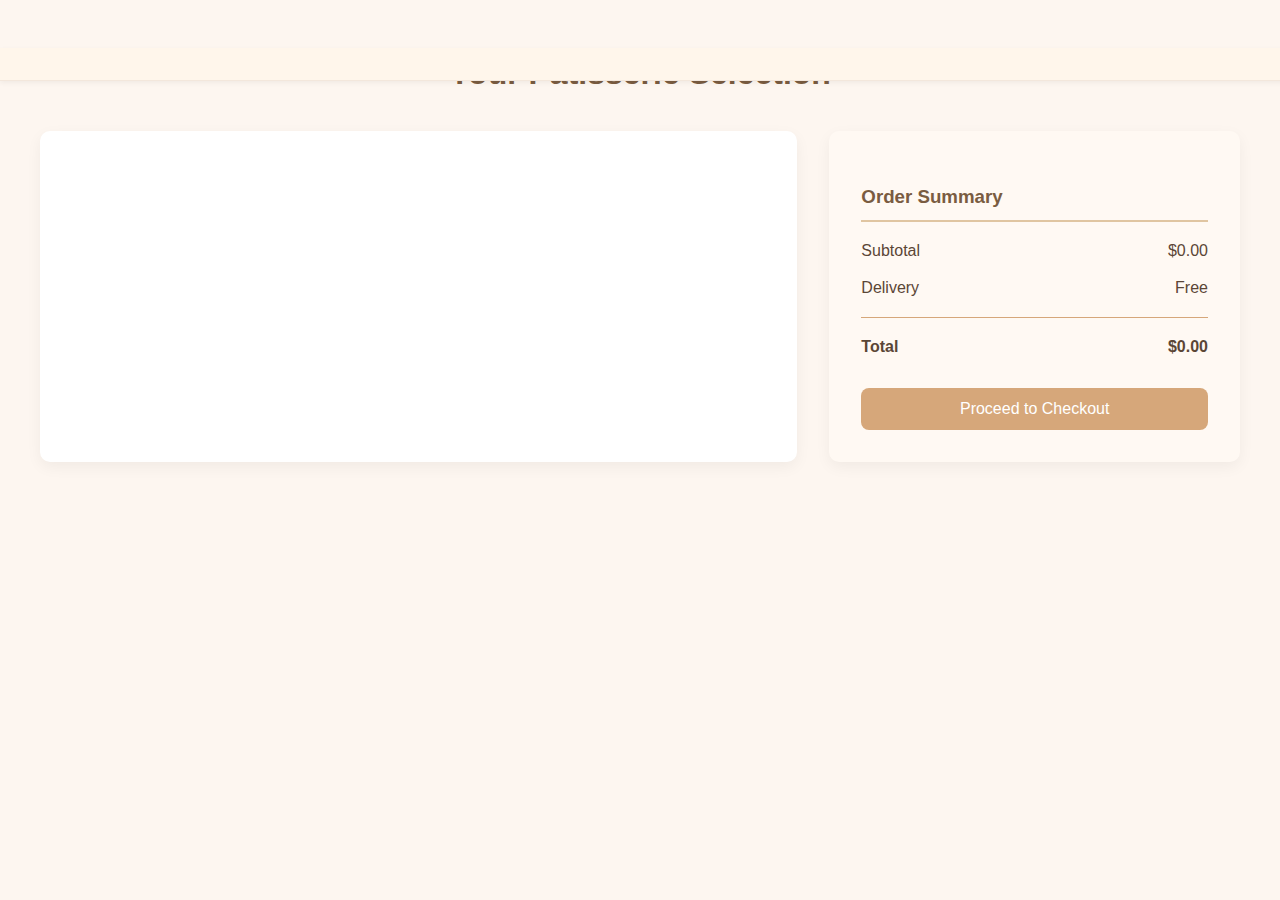
<file: cart.html>
<!-- Replace the cart-container section with this -->
<!DOCTYPE html>
<html lang="en">
<head>
    <meta charset="UTF-8">
    <meta name="viewport" content="width=device-width, initial-scale=1.0">
    <title>Your Cart | Lumière</title>
    <!-- Include your existing CSS files -->
    <link rel="stylesheet" href="css/style.css">
    <link rel="stylesheet" href="css/cart.css">
</head>
<body>
    <!-- Same navbar as other pages -->
    <nav class="navbar">
        <!-- Your existing navbar content -->
        <div class="cart-icon-container">
            <a href="cart.html" class="cart-link">
                <i class="fas fa-shopping-bag"></i>
                <span class="cart-count">0</span>
            </a>
        </div>
    </nav>

    <main class="cart-page">
        <h1>Your Patisserie Selection</h1>
        
        <div class="cart-container">
            <div class="cart-items" id="cartPageItems">
                <!-- Cart items will be populated by JavaScript -->
            </div>
            
            <div class="cart-summary">
                <h3>Order Summary</h3>
                <div class="summary-row">
                    <span>Subtotal</span>
                    <span id="subtotal">$0.00</span>
                </div>
                <div class="summary-row">
                    <span>Delivery</span>
                    <span>Free</span>
                </div>
                <div class="summary-row total">
                    <span>Total</span>
                    <span id="total">$0.00</span>
                </div>
                <button class="checkout-btn">Proceed to Checkout</button>
            </div>
        </div>
    </main>

    <script src="js/cart.js"></script>
</body>
</html>
</file>
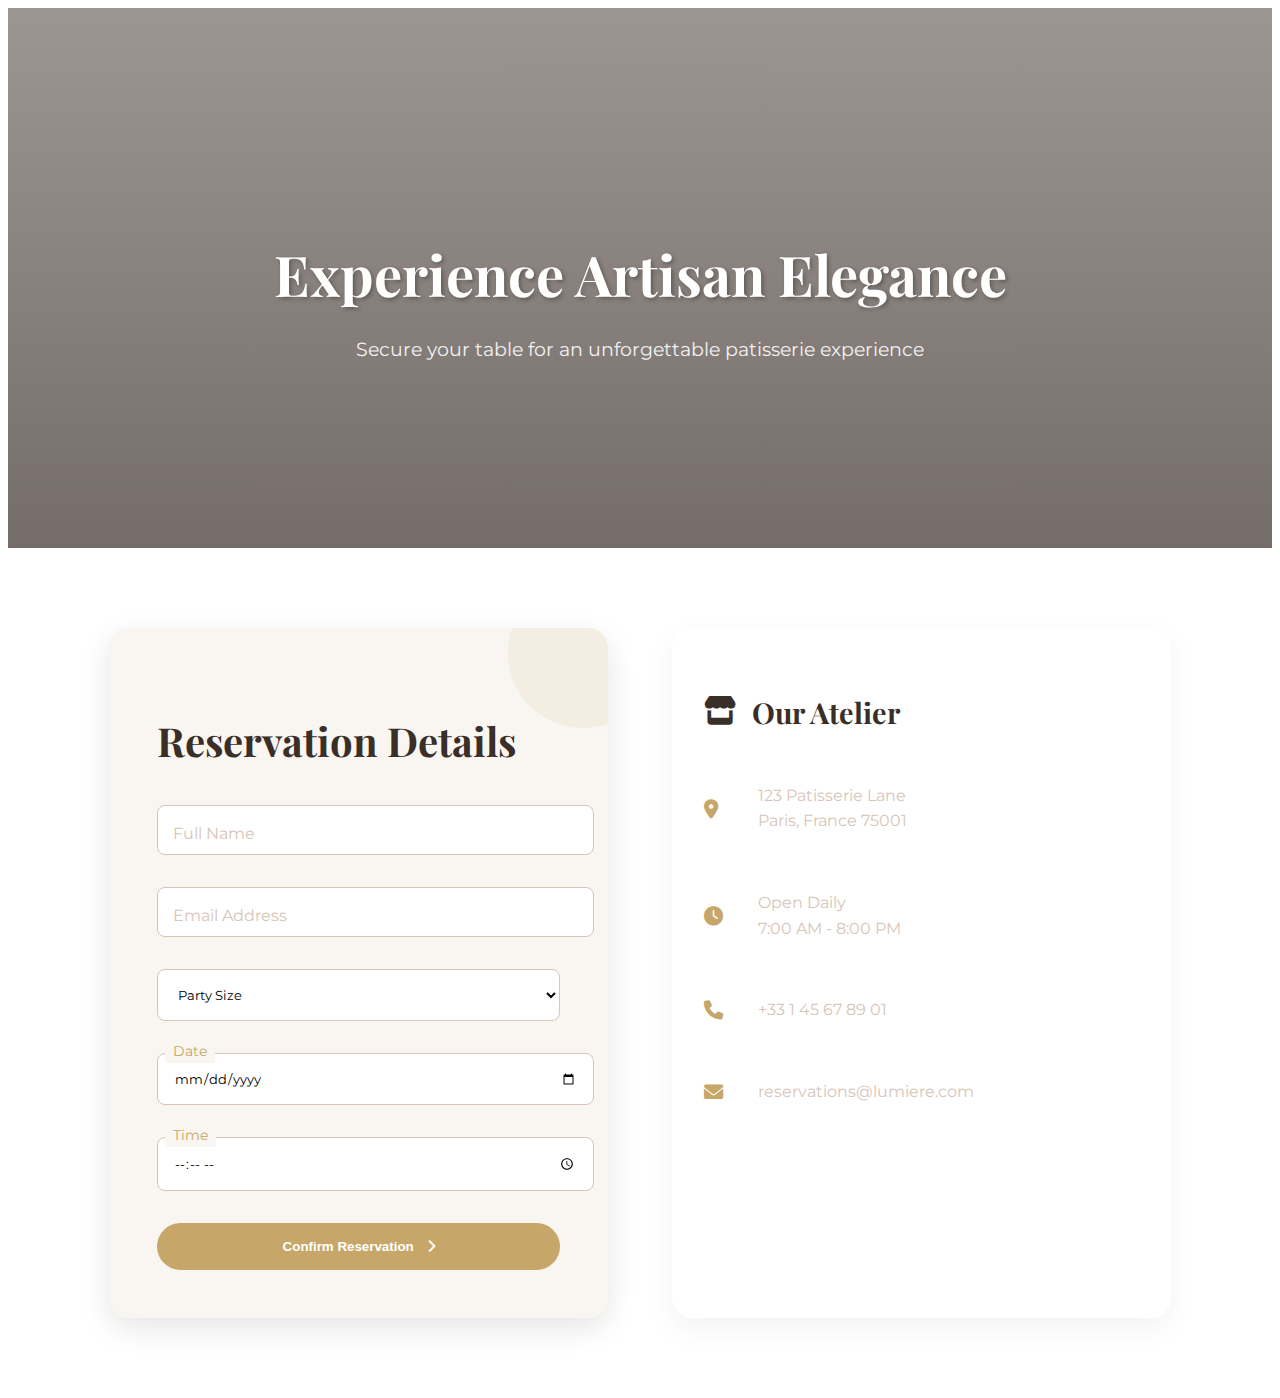
<file: reservation.html>
<!DOCTYPE html>
<html lang="en">
<head>
    <meta charset="UTF-8">
    <meta name="viewport" content="width=device-width, initial-scale=1.0">
    <title>Lumière - Reservations</title>
    <link rel="stylesheet" href="css/reservation.css">
    <link rel="stylesheet" href="https://fonts.googleapis.com/css2?family=Playfair+Display:wght@400;700&family=Montserrat:wght@300;400;600&display=swap">
    <link rel="stylesheet" href="https://cdnjs.cloudflare.com/ajax/libs/font-awesome/6.0.0/css/all.min.css">
</head>
<body>
    <!-- Hero Section -->
    <section class="reservation-hero">
        <div class="hero-content">
            <h1>Experience Artisan Elegance</h1>
            <p>Secure your table for an unforgettable patisserie experience</p>
        </div>
    </section>

    <!-- Reservation Form -->
    <div class="reservation-container">
        <form class="reservation-form">
            <h2 class="form-title">Reservation Details</h2>
            
            <div class="form-group">
                <input type="text" class="form-input" placeholder=" " required>
                <label class="form-label">Full Name</label>
            </div>

            <div class="form-group">
                <input type="email" class="form-input" placeholder=" " required>
                <label class="form-label">Email Address</label>
            </div>

            <div class="form-group">
                <select class="form-input" required>
                    <option value="">Party Size</option>
                    <option>1-2 Guests</option>
                    <option>3-4 Guests</option>
                    <option>5-6 Guests</option>
                    <option>Private Event</option>
                </select>
            </div>

            <div class="form-group">
                <input type="date" class="form-input" placeholder=" " required>
                <label class="form-label">Date</label>
            </div>

            <div class="form-group">
                <input type="time" class="form-input" placeholder=" " required>
                <label class="form-label">Time</label>
            </div>

            <button type="submit" class="submit-btn">
                Confirm Reservation
                <i class="fas fa-chevron-right"></i>
            </button>
        </form>

        <!-- Venue Details -->
        <div class="venue-details decorative-border">
            <h3 class="details-title">
                <i class="fas fa-store"></i>
                Our Atelier
            </h3>
            <div class="detail-item">
                <i class="fas fa-map-marker-alt"></i>
                <p>123 Patisserie Lane<br>Paris, France 75001</p>
            </div>
            <div class="detail-item">
                <i class="fas fa-clock"></i>
                <p>Open Daily<br>7:00 AM - 8:00 PM</p>
            </div>
            <div class="detail-item">
                <i class="fas fa-phone"></i>
                <p>+33 1 45 67 89 01</p>
            </div>
            <div class="detail-item">
                <i class="fas fa-envelope"></i>
                <p>reservations@lumiere.com</p>
            </div>
        </div>
    </div>
</body>
</html>
</file>
<file: css/style.css>
/* Modern Elegance */
:root {
    --cream: #F9F5F0;
    --taupe: #D8C4B8;
    --rose: #E8B4B8;
    --chocolate: #3A2E28;
    --gold: #C6A769;
    --spacing: 12px;
}

body {
    margin: 0;
    font-family: 'Montserrat', sans-serif;
    color: var(--chocolate);
    background: var(--cream);
    line-height: 1.6;
}

/* Luxe Navbar */
.navbar {
    display: flex;
    justify-content: space-between;
    align-items: center;
    padding: 24px 8%;
    position: fixed;
    width: 100%;
    background: rgba(249, 245, 240, 0.92);
    z-index: 1000;
    backdrop-filter: blur(8px);
    border-bottom: 1px solid rgba(216, 196, 184, 0.3);
}

.logo {
    font-family: 'Playfair Display', serif;
    font-size: 1.8rem;
    font-weight: 700;
    color: var(--chocolate);
    letter-spacing: 2px;
    text-decoration: none;
}

.nav-links {
    display: flex;
    gap: 40px;
}

/* ONLY fix the button visibility - no other changes */
.navbar {
    padding-right: 120px; /* Make space for the button */
}

.reservation-btn {
    position: absolute;
    right: 5%; /* Match navbar padding */
    top: 50%;
    transform: translateY(-50%);
    margin-left: 0;
}

.nav-links a {
    color: var(--chocolate);
    text-decoration: none;
    font-weight: 400;
    letter-spacing: 1px;
    position: relative;
    transition: all 0.3s ease;
}

.nav-links a:hover {
    color: var(--gold);
}

.nav-links a::after {
    content: '';
    position: absolute;
    width: 0;
    height: 1px;
    bottom: -4px;
    left: 0;
    background: var(--gold);
    transition: width 0.3s;
}

.nav-links a:hover::after {
    width: 100%;
}




/* 2. Centered button styles */
.absolute-center-container {
    width: 100%;
    display: flex;
    justify-content: center;
    align-items: center;
    margin: 40px 0;
    padding: 0 8%;
}

.centered-reservation-btn {
    background: var(--gold);
    color: white;
    border: none;
    padding: 14px 35px;
    border-radius: 30px;
    font: 600 1.1rem 'Montserrat', sans-serif;
    cursor: pointer;
    transition: all 0.3s ease;
    white-space: nowrap;
}

.centered-reservation-btn:hover {
    background: var(--chocolate);
    transform: translateY(-3px);
    box-shadow: 0 5px 20px rgba(198,167,105,0.3);
}
/* Shift button slightly left */
.centered-reservation-btn {
    margin-left: -30px; /* Adjust this value as needed */
    transform: translateX(-30px) translateY(0); /* Backup method */
}

/* If using flex container */
.absolute-center-container {
    justify-content: center;
    padding-left: 40px; /* Compensate container padding */
}
.centered-reservation-btn {
    margin-left: -25px !important;
}


/* Add above collection section */
.collection {
    position: relative;
    padding-top: 80px; /* Make space for button */
}


/* Dreamy Hero Section */
.hero {
    height: 100vh;
    position: relative;
    overflow: hidden;
    display: flex;
    align-items: center;
    justify-content: center;
    text-align: center;
}

.hero::before {
    content: '';
    position: absolute;
    top: 0;
    left: 0;
    width: 100%;
    height: 100%;
    background: linear-gradient(to bottom, rgba(0,0,0,0.1), rgba(0,0,0,0.3));
    z-index: 1;
}

.hero-bg {
    position: absolute;
    top: 0;
    left: 0;
    width: 100%;
    height: 100%;
    object-fit: cover;
    z-index: -1;
    filter: brightness(0.9);
}

.hero-content {
    max-width: 800px;
    padding: 0 40px;
    z-index: 2;
}

.hero h1 {
    font-family: 'Playfair Display', serif;
    font-size: 4.5rem;
    color: white;
    margin-bottom: 24px;
    text-shadow: 2px 2px 8px rgba(0,0,0,0.2);
    letter-spacing: 2px;
    line-height: 1.2;
}

.hero p {
    color: white;
    font-size: 1.2rem;
    margin-bottom: 40px;
    max-width: 600px;
    margin-left: auto;
    margin-right: auto;
}

.hero-btn {
    background: var(--gold);
    color: white;
    border: none;
    padding: 16px 40px;
    border-radius: 30px;
    font-size: 1rem;
    letter-spacing: 1px;
    cursor: pointer;
    transition: all 0.3s ease;
    box-shadow: 0 4px 15px rgba(198, 167, 105, 0.3);
}

.hero-btn:hover {
    background: white;
    color: var(--chocolate);
    transform: translateY(-3px);
    box-shadow: 0 6px 20px rgba(198, 167, 105, 0.4);
}

/* Signature Collection */
.collection {
    padding: 120px 8%;
    background: white;
}

.section-header {
    text-align: center;
    margin-bottom: 60px;
}

.section-title {
    font-family: 'Playfair Display', serif;
    font-size: 2.5rem;
    color: var(--chocolate);
    margin-bottom: 16px;
    position: relative;
    display: inline-block;
}

.section-title::after {
    content: '';
    position: absolute;
    width: 50%;
    height: 2px;
    bottom: -8px;
    left: 25%;
    background: var(--gold);
}

.section-subtitle {
    color: var(--taupe);
    font-size: 1rem;
    letter-spacing: 4px;
    text-transform: uppercase;
}

.pastry-grid {
    display: grid;
    grid-template-columns: repeat(auto-fit, minmax(300px, 1fr));
    gap: 40px;
}

.pastry-card {
    background: white;
    border-radius: 8px;
    overflow: hidden;
    box-shadow: 0 5px 25px rgba(0,0,0,0.05);
    transition: all 0.4s ease;
    position: relative;
}

.pastry-card:hover {
    transform: translateY(-10px);
    box-shadow: 0 15px 35px rgba(0,0,0,0.1);
}

.pastry-img {
    width: 100%;
    height: 300px;
    object-fit: cover;
    transition: transform 0.5s ease;
}

.pastry-card:hover .pastry-img {
    transform: scale(1.03);
}

.pastry-content {
    padding: 28px;
    text-align: center;
}

.pastry-title {
    font-family: 'Playfair Display', serif;
    font-size: 1.5rem;
    color: var(--chocolate);
    margin-bottom: 12px;
}

.pastry-desc {
    color: var(--taupe);
    margin-bottom: 20px;
    font-size: 0.95rem;
}

.pastry-price {
    font-family: 'Playfair Display', serif;
    font-size: 1.3rem;
    color: var(--gold);
    font-weight: 700;
}

/* About Section */
.about {
    padding: 120px 8%;
    background: var(--cream);
    display: flex;
    align-items: center;
    gap: 60px;
}

.about-img {
    flex: 1;
    border-radius: 8px;
    overflow: hidden;
    box-shadow: 0 15px 40px rgba(0,0,0,0.1);
}

.about-img img {
    width: 100%;
    height: auto;
    display: block;
    transition: transform 0.5s ease;
}

.about-img:hover img {
    transform: scale(1.05);
}

.about-content {
    flex: 1;
}

.about-title {
    font-family: 'Playfair Display', serif;
    font-size: 2.2rem;
    color: var(--chocolate);
    margin-bottom: 24px;
}

.about-text {
    color: var(--chocolate);
    margin-bottom: 32px;
    line-height: 1.8;
}

/* Footer */
footer {
    background: var(--chocolate);
    color: var(--cream);
    padding: 80px 8% 40px;
    text-align: center;
}

.footer-logo {
    font-family: 'Playfair Display', serif;
    font-size: 2rem;
    margin-bottom: 24px;
    display: inline-block;
    color: var(--cream);
}

.footer-links {
    display: flex;
    justify-content: center;
    gap: 40px;
    margin-bottom: 40px;
}

.footer-links a {
    color: var(--taupe);
    text-decoration: none;
    transition: color 0.3s ease;
}

.footer-links a:hover {
    color: var(--gold);
}

.social-links {
    display: flex;
    justify-content: center;
    gap: 24px;
    margin-bottom: 40px;
}

.social-links a {
    color: var(--taupe);
    font-size: 1.2rem;
    transition: color 0.3s ease;
}

.social-links a:hover {
    color: var(--gold);
}

.copyright {
    color: var(--taupe);
    font-size: 0.9rem;
    margin-top: 40px;
}

/* Responsive */
@media (max-width: 1024px) {
    .about {
        flex-direction: column;
    }
    
    .hero h1 {
        font-size: 3.5rem;
    }
}

@media (max-width: 768px) {
    .navbar {
        flex-direction: column;
        padding: 20px;
        gap: 20px;
    }
    
    .nav-links {
        gap: 24px;
    }
    
    .hero h1 {
        font-size: 2.8rem;
    }
    
    .section-title {
        font-size: 2rem;
    }
}
/* Careers Section */
.careers-hero {
    background: url('https://images.unsplash.com/photo-1608198093002-ad4e005484ec') center/cover;
    height: 50vh;
    display: flex;
    align-items: center;
    justify-content: center;
    text-align: center;
    color: white;
    padding: 0 8%;
}

.jobs-section {
    padding: 80px 8%;
    display: grid;
    gap: 30px;
}

.job-card {
    background: white;
    padding: 30px;
    border-radius: 8px;
    box-shadow: 0 5px 15px rgba(0,0,0,0.1);
}

.apply-btn {
    background: var(--gold);
    color: white;
    border: none;
    padding: 12px 24px;
    border-radius: 4px;
    cursor: pointer;
}
/* Add to Cart Button */
.add-to-cart {
    background: var(--gold);
    color: white;
    border: none;
    padding: 10px 20px;
    border-radius: 30px;
    cursor: pointer;
    transition: all 0.3s ease;
    display: flex;
    align-items: center;
    gap: 8px;
    overflow: hidden;
}

.add-to-cart:hover {
    background: var(--chocolate);
}

.add-text, .added-text {
    transition: all 0.3s ease;
}

.added-text i {
    margin-right: 5px;
}

/* Cart Item Styling */
.cart-item {
    display: flex;
    gap: 15px;
    padding: 15px 0;
    border-bottom: 1px solid rgba(216, 196, 184, 0.3);
}

.cart-item-img {
    width: 70px;
    height: 70px;
    object-fit: cover;
    border-radius: 4px;
}

.item-meta {
    display: flex;
    align-items: center;
    gap: 10px;
    margin-top: 10px;
}

.item-price {
    color: var(--gold);
    font-weight: 600;
}

.item-quantity {
    color: var(--taupe);
    font-size: 0.9rem;
}

.item-total {
    margin-left: auto;
    font-weight: 600;
}
</file>
<file: css/cart.css>
/* cart.css */
body {
    background-color: #fdf6f0;
    font-family: 'Segoe UI', Tahoma, Geneva, Verdana, sans-serif;
    color: #5b4636;
    margin: 0;
    padding: 0;
  }
  
  .navbar {
    background-color: #fff6eb;
    padding: 1rem 2rem;
    box-shadow: 0 2px 5px rgba(0, 0, 0, 0.05);
    display: flex;
    justify-content: flex-end;
    align-items: center;
  }
  
  .cart-icon-container {
    position: relative;
  }
  
  .cart-link {
    text-decoration: none;
    color: #5b4636;
    font-size: 1.2rem;
    position: relative;
  }
  
  .cart-count {
    background-color: #d6a77a;
    color: #fff;
    font-size: 0.8rem;
    border-radius: 50%;
    padding: 2px 6px;
    position: absolute;
    top: -10px;
    right: -10px;
  }
  
  .cart-page {
    max-width: 1200px;
    margin: 3rem auto;
    padding: 0 2rem;
  }
  
  .cart-page h1 {
    text-align: center;
    margin-bottom: 2rem;
    color: #7a5c41;
  }
  
  .cart-container {
    display: flex;
    flex-wrap: wrap;
    gap: 2rem;
    justify-content: center;
  }
  
  .cart-items {
    flex: 2;
    background-color: #fff;
    border-radius: 10px;
    padding: 2rem;
    box-shadow: 0 5px 15px rgba(0, 0, 0, 0.05);
    min-width: 300px;
  }
  
  .cart-summary {
    flex: 1;
    background-color: #fff9f3;
    border-radius: 10px;
    padding: 2rem;
    box-shadow: 0 5px 15px rgba(0, 0, 0, 0.05);
    min-width: 250px;
  }
  
  .cart-summary h3 {
    border-bottom: 2px solid #e0c5a1;
    padding-bottom: 0.5rem;
    margin-bottom: 1rem;
    color: #7a5c41;
  }
  
  .summary-row {
    display: flex;
    justify-content: space-between;
    margin: 0.75rem 0;
    font-size: 1rem;
    color: #5b4636;
  }
  
  .summary-row.total {
    font-weight: bold;
    border-top: 1px solid #d6a77a;
    padding-top: 1rem;
    margin-top: 1rem;
  }
  
  .checkout-btn {
    width: 100%;
    background-color: #d6a77a;
    color: #fff;
    padding: 0.75rem;
    font-size: 1rem;
    border: none;
    border-radius: 8px;
    margin-top: 1rem;
    cursor: pointer;
    transition: background-color 0.3s ease;
  }
  
  .checkout-btn:hover {
    background-color: #b88a62;
  }
  
  @media screen and (max-width: 768px) {
    .cart-container {
      flex-direction: column;
      align-items: center;
    }
  }
</file>
<file: css/reservation.css>
/* Base Styles */
:root {
    --gold: #C6A769;
    --cream: #F9F5F0;
    --taupe: #D8C4B8;
    --chocolate: #3A2E28;
}

body {
    font-family: 'Montserrat', sans-serif;
    color: var(--chocolate);
    background-color: white;
    line-height: 1.6;
}

/* Hero Section */
.reservation-hero {
    height: 60vh;
    background: linear-gradient(rgba(58, 46, 40, 0.5), rgba(58, 46, 40, 0.7)), 
                url('https://images.unsplash.com/photo-1555396273-367ea4eb4db5') center/cover;
    display: flex;
    align-items: center;
    justify-content: center;
    color: white;
    text-align: center;
    padding: 0 8%;
}

.reservation-hero h1 {
    font-family: 'Playfair Display', serif;
    font-size: 3.5rem;
    margin-bottom: 1rem;
    text-shadow: 2px 2px 4px rgba(0,0,0,0.3);
}

.reservation-hero p {
    font-size: 1.2rem;
    max-width: 600px;
    margin: 0 auto;
    opacity: 0.9;
}

/* Reservation Container */
.reservation-container {
    max-width: 1200px;
    margin: 5rem auto;
    padding: 0 8%;
    display: grid;
    grid-template-columns: 1fr 1fr;
    gap: 4rem;
}

/* Form Styles */
.reservation-form {
    background: var(--cream);
    padding: 3rem;
    border-radius: 20px;
    box-shadow: 0 10px 30px rgba(0,0,0,0.1);
    position: relative;
    overflow: hidden;
}

.reservation-form::before {
    content: '';
    position: absolute;
    top: -50px;
    right: -50px;
    width: 150px;
    height: 150px;
    background: var(--gold);
    border-radius: 50%;
    opacity: 0.1;
}

.form-title {
    font-family: 'Playfair Display', serif;
    font-size: 2.5rem;
    color: var(--chocolate);
    margin-bottom: 2rem;
    position: relative;
}

/* Form Elements */
.form-group {
    margin-bottom: 2rem;
    position: relative;
}

.form-input {
    width: 100%;
    padding: 1rem;
    border: 1px solid var(--taupe);
    border-radius: 8px;
    background: white;
    font-family: 'Montserrat', sans-serif;
    transition: all 0.3s ease;
}

.form-input:focus {
    outline: none;
    border-color: var(--gold);
    box-shadow: 0 0 0 3px rgba(198,167,105,0.2);
}

.form-label {
    position: absolute;
    left: 1rem;
    top: 1rem;
    color: var(--taupe);
    transition: all 0.3s ease;
    pointer-events: none;
}

.form-input:focus + .form-label,
.form-input:not(:placeholder-shown) + .form-label {
    top: -0.8rem;
    left: 0.5rem;
    font-size: 0.9rem;
    color: var(--gold);
    background: var(--cream);
    padding: 0 0.5rem;
}

/* Venue Details */
.venue-details {
    background: white;
    padding: 3rem;
    border-radius: 20px;
    box-shadow: 0 10px 30px rgba(0,0,0,0.05);
}

.decorative-border {
    position: relative;
    padding: 2rem;
}

.decorative-border::before {
    content: '';
    position: absolute;
    top: 20px;
    left: 20px;
    right: 20px;
    bottom: 20px;
    border: 2px solid var(--gold);
    border-radius: 15px;
    z-index: -1;
}

.details-title {
    font-family: 'Playfair Display', serif;
    font-size: 1.8rem;
    color: var(--chocolate);
    margin-bottom: 2rem;
    display: flex;
    align-items: center;
    gap: 1rem;
}

.detail-item {
    display: flex;
    align-items: center;
    gap: 1.5rem;
    margin-bottom: 1.5rem;
    color: var(--taupe);
}

.detail-item i {
    color: var(--gold);
    font-size: 1.2rem;
    width: 30px;
}

/* Submit Button */
.submit-btn {
    background: var(--gold);
    color: white;
    padding: 1rem 2rem;
    border: none;
    border-radius: 50px;
    font-weight: 600;
    cursor: pointer;
    transition: all 0.3s ease;
    width: 100%;
    display: flex;
    align-items: center;
    justify-content: center;
    gap: 0.8rem;
}

.submit-btn:hover {
    background: var(--chocolate);
    transform: translateY(-2px);
}

/* Mobile Responsive */
@media (max-width: 768px) {
    .reservation-container {
        grid-template-columns: 1fr;
        padding: 0 5%;
    }
    
    .reservation-form {
        padding: 2rem;
    }
    
    .reservation-hero h1 {
        font-size: 2.5rem;
    }
}
</file>
